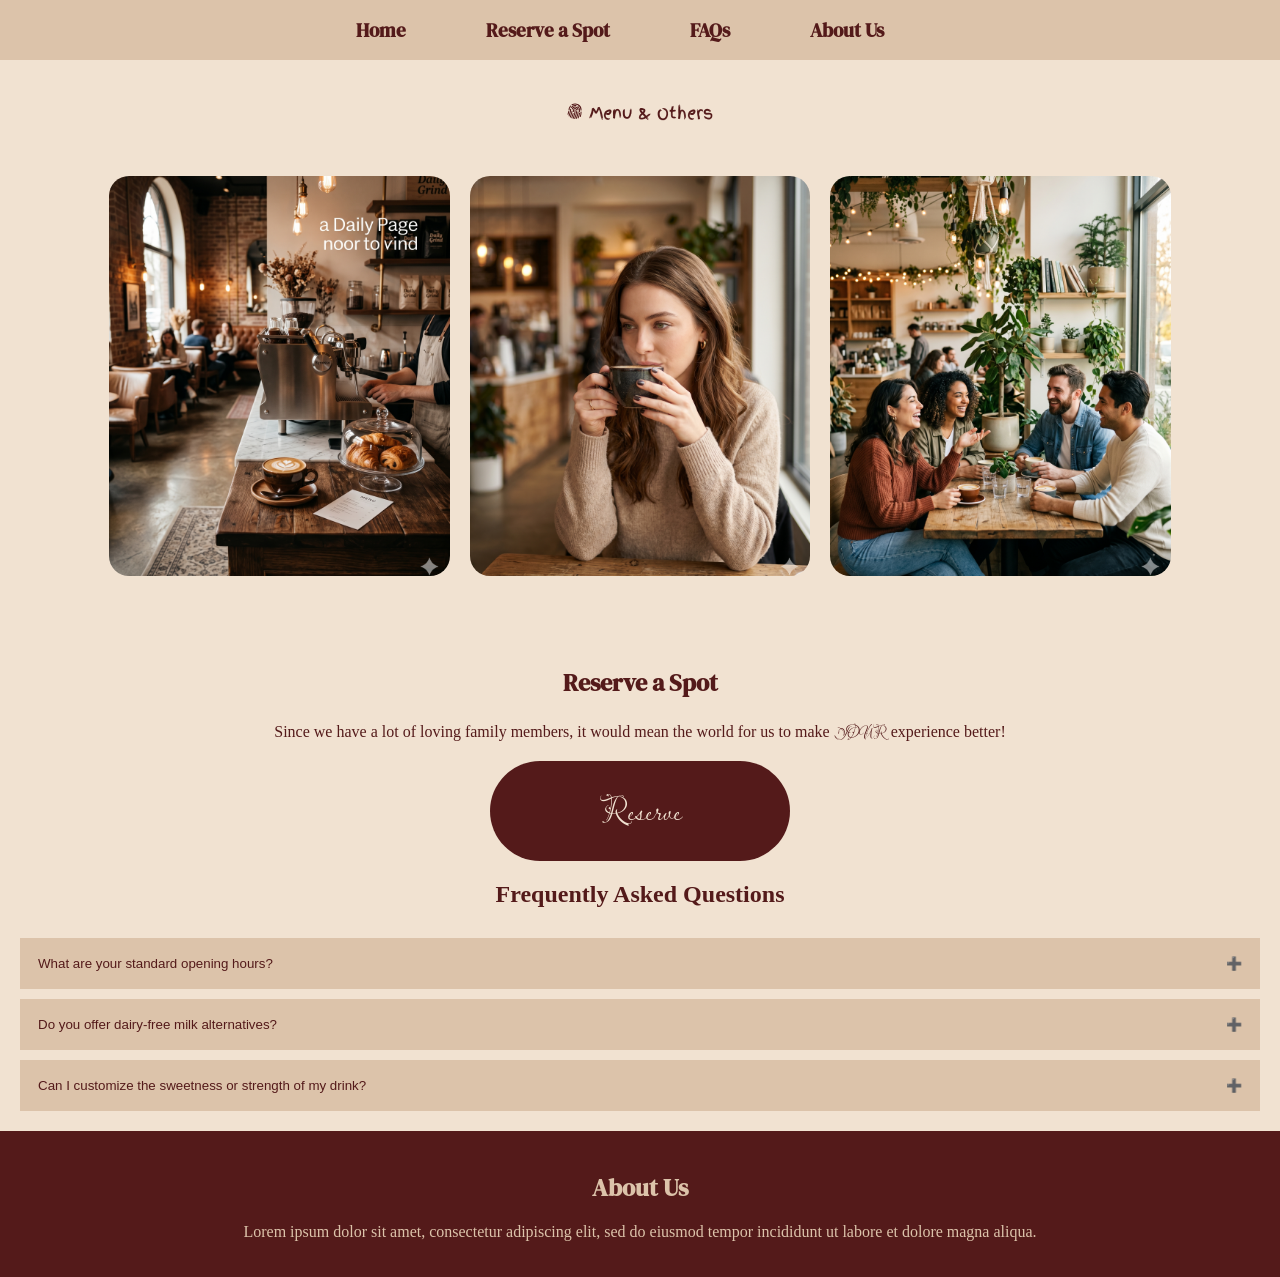
<file: index.html>
<!DOCTYPE html>
<html lang="en">
<head>
<meta charset="UTF-8">
<meta name="viewport" content="width=device-width, initial-scale=1.0">

<link rel="stylesheet" href="style.css">

<title>Coffee Cups</title>

<link rel="preconnect" href="https://fonts.googleapis.com">
<link rel="preconnect" href="https://fonts.gstatic.com" crossorigin>

<link href="https://fonts.googleapis.com/css2?family=DM+Serif+Display:ital@0;1&display=swap" rel="stylesheet">
<link href="https://fonts.googleapis.com/css2?family=Lavishly+Yours&display=swap" rel="stylesheet">
<link href="https://fonts.googleapis.com/css2?family=Finger+Paint&display=swap" rel="stylesheet">


</head>

<body>

<header>

    <nav class="headerItem">
        <a href="#" class="anchor">Home</a>
    </nav>

    <nav class="headerItem">
        <a href="#reserve" class="anchor">Reserve a Spot</a>
    </nav>

    <nav class="headerItem">
        <a href="#FAQs" class="anchor">FAQs</a>
    </nav>

    <nav class="headerItem">
        <a href="#About" class="anchor">About Us</a>
    </nav>

</header>

<button id="menu-toggle">

<svg xmlns="http://www.w3.org/2000/svg" width="16" height="16" fill="currentColor" class="bi bi-fingerprint" viewBox="0 0 16 16">
  <path d="M8.06 6.5a.5.5 0 0 1 .5.5v.776a11.5 11.5 0 0 1-.552 3.519l-1.331 4.14a.5.5 0 0 1-.952-.305l1.33-4.141a10.5 10.5 0 0 0 .504-3.213V7a.5.5 0 0 1 .5-.5Z"/>
  <path d="M6.06 7a2 2 0 1 1 4 0 .5.5 0 1 1-1 0 1 1 0 1 0-2 0v.332q0 .613-.066 1.221A.5.5 0 0 1 6 8.447q.06-.555.06-1.115zm3.509 1a.5.5 0 0 1 .487.513 11.5 11.5 0 0 1-.587 3.339l-1.266 3.8a.5.5 0 0 1-.949-.317l1.267-3.8a10.5 10.5 0 0 0 .535-3.048A.5.5 0 0 1 9.569 8m-3.356 2.115a.5.5 0 0 1 .33.626L5.24 14.939a.5.5 0 1 1-.955-.296l1.303-4.199a.5.5 0 0 1 .625-.329"/>
  <path d="M4.759 5.833A3.501 3.501 0 0 1 11.559 7a.5.5 0 0 1-1 0 2.5 2.5 0 0 0-4.857-.833.5.5 0 1 1-.943-.334m.3 1.67a.5.5 0 0 1 .449.546 10.7 10.7 0 0 1-.4 2.031l-1.222 4.072a.5.5 0 1 1-.958-.287L4.15 9.793a9.7 9.7 0 0 0 .363-1.842.5.5 0 0 1 .546-.449Zm6 .647a.5.5 0 0 1 .5.5c0 1.28-.213 2.552-.632 3.762l-1.09 3.145a.5.5 0 0 1-.944-.327l1.089-3.145c.382-1.105.578-2.266.578-3.435a.5.5 0 0 1 .5-.5Z"/>
  <path d="M3.902 4.222a5 5 0 0 1 5.202-2.113.5.5 0 0 1-.208.979 4 4 0 0 0-4.163 1.69.5.5 0 0 1-.831-.556m6.72-.955a.5.5 0 0 1 .705-.052A4.99 4.99 0 0 1 13.059 7v1.5a.5.5 0 1 1-1 0V7a3.99 3.99 0 0 0-1.386-3.028.5.5 0 0 1-.051-.705M3.68 5.842a.5.5 0 0 1 .422.568q-.044.289-.044.59c0 .71-.1 1.417-.298 2.1l-1.14 3.923a.5.5 0 1 1-.96-.279L2.8 8.821A6.5 6.5 0 0 0 3.058 7q0-.375.054-.736a.5.5 0 0 1 .568-.422m8.882 3.66a.5.5 0 0 1 .456.54c-.084 1-.298 1.986-.64 2.934l-.744 2.068a.5.5 0 0 1-.941-.338l.745-2.07a10.5 10.5 0 0 0 .584-2.678.5.5 0 0 1 .54-.456"/>
  <path d="M4.81 1.37A6.5 6.5 0 0 1 14.56 7a.5.5 0 1 1-1 0 5.5 5.5 0 0 0-8.25-4.765.5.5 0 0 1-.5-.865m-.89 1.257a.5.5 0 0 1 .04.706A5.48 5.48 0 0 0 2.56 7a.5.5 0 0 1-1 0c0-1.664.626-3.184 1.655-4.333a.5.5 0 0 1 .706-.04ZM1.915 8.02a.5.5 0 0 1 .346.616l-.779 2.767a.5.5 0 1 1-.962-.27l.778-2.767a.5.5 0 0 1 .617-.346m12.15.481a.5.5 0 0 1 .49.51c-.03 1.499-.161 3.025-.727 4.533l-.07.187a.5.5 0 0 1-.936-.351l.07-.187c.506-1.35.634-2.74.663-4.202a.5.5 0 0 1 .51-.49"/>
</svg>

Menu & Others

</button>

<nav id="collapsible-menu">

<ul>
    <li><a href="menu.html">Menu</a></li>
    <li><a href="#About">About</a></li>
    <li>
        <button type="button" id="openModal">Services</button>
        <div class="modal" id="modal">
            <div class="modal-inner">
                <h2>Services</h2>
                    <p>We offer a refined café experience with premium coffee,
                    handcrafted beverages, freshly prepared desserts, 
                    and exceptional hospitality. Whether you're meeting friends, 
                    working, or enjoying a quiet moment, our elegant atmosphere and 
                     attentive service ensure a memorable visit every time.
                    </p>
                <button id="closeModal">Close</button>
            </div>
        </div>
    </li>
    <li>
    <button type="button" id="openContactModal">Contact Us</button>

    <div class="modal" id="contactModal">
        <div class="modal-inner">
            <h2>Contact Us</h2>

            <p>
                Phone: +962 79 025 6390<br>
                Email: info@charisma.com<br>
                Instagram: @charisma.cafe
            </p>

            <button id="closeContactModal">Close</button>
        </div>
    </div>
</li>
</ul>

</nav>

<section class="gallery">

<div class="grid-container">

    <img src="picture1.png">
    <img src="picture2.png">
    <img src="picture3.png">

</div>

</section>

<section class="card">

<div>

    <h1 id="reserve">Reserve a Spot</h1>

    <p>
        Since we have a lot of loving family members,
        it would mean the world for us to make
        <span id="your">YOUR</span>
        experience better!
    </p>

    <a href="reserve.html" style="text-decoration:none;"><button id="Reserve">Reserve</button></a>

</div>

<div>

    <h2 id="FAQs">Frequently Asked Questions</h2>

    <button class="accordion">
        What are your standard opening hours?
    </button>

    <div class="panel">
        <p>The standard operating hours are from 8AM to 12AM</p>
    </div>

    <button class="accordion">
        Do you offer dairy-free milk alternatives?
    </button>

    <div class="panel">
        <p>There are dairy-free alternatives to everything, obviously!</p>
    </div>

    <button class="accordion">
        Can I customize the sweetness or strength of my drink?
    </button>

    <div class="panel">
        <p>You can customize who makes your order too.</p>
    </div>

</div>

</section>

<footer>

<h2 id="About">About Us</h2>

<p>
Lorem ipsum dolor sit amet, consectetur adipiscing elit,
sed do eiusmod tempor incididunt ut labore et dolore magna aliqua.
</p>

</footer>

<script>

/* MENU TOGGLE */

const toggleBtn = document.getElementById('menu-toggle');
const menu = document.getElementById('collapsible-menu');

toggleBtn.addEventListener('click', () => {
    menu.classList.toggle('expanded');
});

/* FAQ ACCORDION */

document.addEventListener("DOMContentLoaded", () => {

    const accordions = document.querySelectorAll(".accordion");

    accordions.forEach(accordion => {

        accordion.addEventListener("click", function() {

            this.classList.toggle("active");

            const panel = this.nextElementSibling;

            if(panel.style.maxHeight){

                panel.style.maxHeight = null;

            }else{

                panel.style.maxHeight = panel.scrollHeight + "px";

            }

        });

    });

});

const openBtn = document.getElementById("openModal");
const closeBtn = document.getElementById("closeModal");
const modal = document.getElementById("modal");

openBtn.addEventListener("click", () => {
    modal.classList.add("open");
});
closeBtn.addEventListener("click", () => {
    modal.classList.remove("open");
});

const openContactBtn = document.getElementById("openContactModal");
const closeContactBtn = document.getElementById("closeContactModal");
const contactModal = document.getElementById("contactModal");

openContactBtn.addEventListener("click", () => {
    contactModal.classList.add("open");
});

closeContactBtn.addEventListener("click", () => {
    contactModal.classList.remove("open");
});

</script>

</body>
</html>
</file>
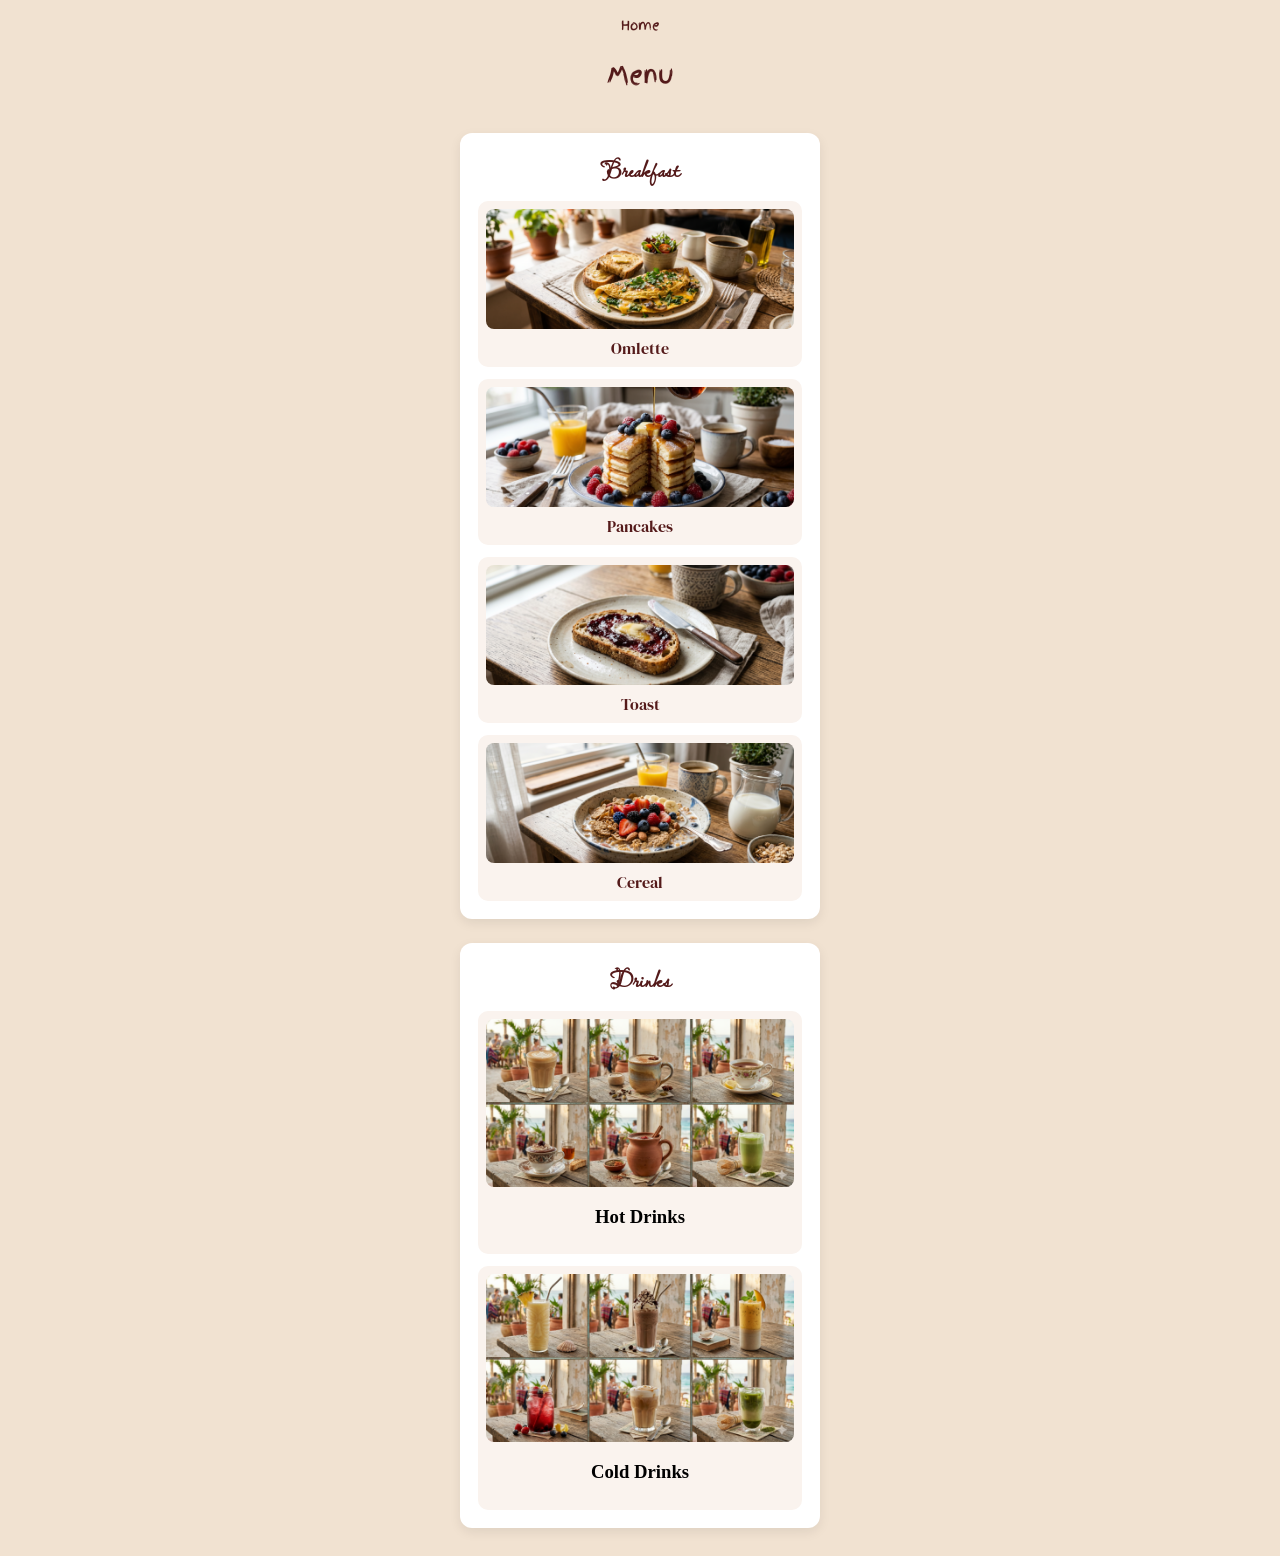
<file: menu.html>
<!DOCTYPE html>
<html lang="en">
<head>
    <meta charset="UTF-8">
    <meta name="viewport" content="width=device-width, initial-scale=1.0">
    <title>Document</title>

    <link rel="preconnect" href="https://fonts.googleapis.com">
    <link rel="preconnect" href="https://fonts.gstatic.com" crossorigin>
    <link href="https://fonts.googleapis.com/css2?family=DM+Serif+Display:ital@0;1&display=swap" rel="stylesheet">

    <link rel="preconnect" href="https://fonts.googleapis.com">
    <link rel="preconnect" href="https://fonts.gstatic.com" crossorigin>
    <link href="https://fonts.googleapis.com/css2?family=Lavishly+Yours&display=swap" rel="stylesheet">

    <link rel="preconnect" href="https://fonts.googleapis.com">
    <link rel="preconnect" href="https://fonts.gstatic.com" crossorigin>
    <link href="https://fonts.googleapis.com/css2?family=Finger+Paint&display=swap" rel="stylesheet">
</head>
<style>
    body{
     background-color: #F1E2D1;
    }
    #MenuHeader{
     text-align: center;
     color: #541A1A;
     font-family: "Finger Paint", sans-serif;
     font-weight: 400;
     font-style: normal;
    }

    /* Menu layout */
        /* Menu layout */
    #menu{
     display:flex;
     gap:24px;
     justify-content:center;
     align-items:center;
     flex-direction:column;
     padding:20px;
    }

        .big-card{
     background:#fff;
     border-radius:12px;
     padding:18px;
     box-shadow:0 4px 12px rgba(0,0,0,0.08);
     width:360px;
     box-sizing:border-box;
     display:flex;
     flex-direction:column;
     justify-content:flex-start;
     align-self:auto;
     min-height:0;
     transition: background-color 0.2s ease;
    }

    .big-card:hover{
        background-color: #ffc4a1;
    }

    

        /* make the Drinks card size to its own content instead of stretching to match siblings */
    /* .big-card.drinks-card{
         align-self:flex-start;
    } */
    .big-card h2{
     margin:0 0 12px;
     font-family:"Lavishly Yours", cursive;
     font-size:24px;
     color:#541A1A;
     text-align:center;
    }

    .small-cards{
     display:grid;
     grid-template-columns:1fr;
     gap:12px;
    }
    .food-card{
     background:#FAF3EE;
     border-radius:10px;
     padding:8px;
     text-align:center;
     transition: transform .2s ease, border-color .2s ease; 
    }
    .food-card:hover{
        transform: translateY(-10px);
    }
    .food-card img{
     width:100%;
     height:120px;
     object-fit:cover;
     border-radius:8px;
     display:block;
    }
    .food-title{
     margin-top:8px;
     font-family:"DM Serif Display", serif;
     color:#541A1A;
     font-size:16px;
    }

    .drinks-inner{
        display:flex;
        flex-direction:column;
        gap:12px;
    }
        .drink-section h3{
        margin:0 0 8px;
        font-family:"DM Serif Display", serif;
        color:#541A1A;
        text-align:center;
        font-size:18px;
        }
        .drink-grid{
        display:grid;
        grid-template-columns:1fr;
        gap:12px;
        }
        .drink-card{
        background:#FAF3EE;
        border-radius:10px;
        padding:8px;
        text-align:center;
        display:flex;
        flex-direction:column;
        align-items:center;
        transition: transform .2s ease, border-color .2s ease; 
        }
        .drink-card:hover{
            transform: translateY(-10px);
        }
        .drink-card img{
        width:100%;
        object-fit:cover;
        border-radius:8px;
        display:block;
        }
        .drink-title{
        margin-top:8px;
        font-family:"DM Serif Display", serif;
        color:#541A1A;
        font-size:16px;
        }

        #home{
        font-family: "Finger Paint", sans-serif;
        font-weight: 400;
        font-style: normal;
        background-color: rgba(0,0,0,0);
        border-color: rgba(0,0,0,0);
        display: block;
        width: fit-content;
        margin: 12px auto;
        }
        #home a{
            text-decoration: none;
            color: #541A1A;
        }

    @media (max-width:760px){
     .big-card{ width:100%; }
     .small-cards{ grid-template-columns:1fr; }
     .drink-grid{ grid-template-columns:1fr; }
    }
</style>
<body>
    
    <button id="home">
        <a href="index.html">Home</a>
    </button>

    <section>
        <h1 id="MenuHeader">Menu</h1>
        <div id="menu">
            <div class="big-card">
                <h2>Breakfast</h2>
                <div class="small-cards">
                    <div class="food-card">
                        <img src="omelette.png" alt="Omlette">
                        <div class="food-title">Omlette</div>
                    </div>
                    <div class="food-card">
                        <img src="pancakes.png" alt="Pancakes">
                        <div class="food-title">Pancakes</div>
                    </div>
                    <div class="food-card">
                        <img src="toast.png" alt="Toast">
                        <div class="food-title">Toast</div>
                    </div>
                    <div class="food-card">
                        <img src="cereal.png" alt="Cereal">
                        <div class="food-title">Cereal</div>
                    </div>
                </div>
            </div>
        
        <div class="big-card drinks-card">
            <h2>Drinks</h2>
            <div class="drinks-inner">
                <div class="drink-card">
                    <img src="hot-drink.png" alt="Hot Drinks">
                    <h3>Hot Drinks</h3>
                </div>
                <div class="drink-card">
                    <img src="cold-drink.png" alt="Cold Drinks">
                    <h3>Cold Drinks</h3>
                </div>
            </div>
        </div>
       </div>
    </section>
</body>
</html>
</file>
<file: style.css>
html{
    scroll-behavior:smooth;
}

body{
    background-color:#F1E2D1;
    margin:0;
    padding:0;
}

/* HEADER */

header{
    width:100%;
    display:flex;
    justify-content:center;
    align-items:center;
    gap:40px;
    background-color:#DCC3AA;
    position:fixed;
    top:0;
    height:60px;
    z-index:1000;
    font-family:"DM Serif Display", serif;
}

.headerItem{
    margin-right:40px;
}

.anchor{
    color:#541A1A;
    text-decoration:none;
    font-size:larger;
    font-weight:600;
    transition:0.2s ease;
    display:inline-block;
}


.anchor:hover{
    color:#b48e67;
    transform:translateY(-3px);
}

/* MENU TOGGLE */

#menu-toggle{
    display:block;
    margin:100px auto 0 auto;
    width:max-content;
    color:#541A1A;
    background-color:transparent;
    border:none;
    font-family:"Finger Paint", sans-serif;
    font-size:1rem;
    cursor:pointer;
}

#menu-toggle:hover{
    color:#b48e67;
}

#collapsible-menu{
    max-height:0;
    overflow:hidden;
    transition:max-height 0.3s ease-out;
    background-color:#DCC3AA;
    width:100%;
}

#collapsible-menu.expanded{
    max-height:200px;
}

#collapsible-menu ul{
    list-style:none;
    margin:0;
    padding:0;
}

#collapsible-menu li a{
    font-family: 'Times New Roman', Times, serif;
    display:block;
    padding:12px 16px;
    text-decoration:none;
    color:black;
}

#collapsible-menu li a:hover{
    background-color:#541A1A;
    color:#DCC3AA;
}

/* GALLERY */

.gallery{
    padding:50px;
}

.grid-container{
    width:90%;
    max-width:1200px;
    margin:auto;

    display:grid;
    grid-template-columns:repeat(3,1fr);

    gap:20px;
}

.grid-container img{
    width:100%;
    height:400px;
    object-fit:cover;
    border-radius:20px;
    transition:0.2s ease;
}

.grid-container img:hover{
    transform:translateY(-10px);
}

/* CARD */

.card{
    text-align:center;
    color:#541A1A;
    padding:20px;
}

.card h1{
    font-family:"DM Serif Display", serif;
}

#your{
    font-family:"Lavishly Yours", cursive;
}

/* RESERVE BUTTON */

#Reserve{
    background-color:#541A1A;
    color:#F1E2D1;
    border:none;
    border-radius:50px;
    width:300px;
    height:100px;
    font-family:"Lavishly Yours", cursive;
    font-size:2rem;
    transition:0.2s ease;
    cursor:pointer;
}

#Reserve a {
    color: #F1E2D1;
}
#Reserve:hover{
    background-color:#633535;
    transform:translateY(-5px);
}

#Reserve:active{
    filter:brightness(0.5);
}

/* FAQ */

.accordion{
    text-align:left;
    background-color:#DCC3AA;
    color:#541A1A;
    cursor:pointer;
    padding:18px;
    width:100%;
    border:none;
    outline:none;
    transition:0.4s;
    margin-top:10px;
}

.accordion:hover{
    background-color:#cbb095;
}

.accordion:after{
    content:'\02795';
    font-size:13px;
    float:right;
}

.active:after{
    content:"\2796";
}

.panel{
    padding:0 18px;
    background-color:#DCC3AA;
    max-height:0;
    overflow:hidden;
    transition:max-height 0.3s ease-out;
}

.panel p{
    margin:0;
    padding:14px 0;
}

/* FOOTER */

footer{
    color: #DCC3AA;
    background-color: #541A1A;
    width: 100%;
    padding: 20px;
    text-align: center;
    box-sizing:border-box;
}


#About{
    font-family:"DM Serif Display", serif;
}

.modal{
    background-color: rgba(0,0,0,0.3);
    opacity: 0;
    position: fixed;
    top: 0;
    left: 0;
    right: 0;
    bottom: 0;
    transition: all 0.3 ease-in-out;
    z-index: -1;

    display: flex;
    align-items: center;
    justify-content: center;
}
.modal.open{
    opacity: 1;
    z-index: 999;
}

.modal-inner{
    background-color: #DCC3AA;
    border-radius: 50px;
    box-shadow: 0 1px 4px rgba(0,0,0,0.3);
    padding: 15px 25px;
    text-align: center;
    width: 380px;
}

.modal-inner h2{
    color: #541A1A;
    margin:0;
    font-family:"Lavishly Yours", cursive;

}

.modal-inner p{
    font-family: system-ui, -apple-system, BlinkMacSystemFont, 'Segoe UI', Roboto, Oxygen, Ubuntu, Cantarell, 'Open Sans', 'Helvetica Neue', sans-serif;
    line-height:24px;
    margin: 10px 0;
}

#openModal{
    font-family: 'Times New Roman', Times, serif;
    font-size: 1rem;
    text-align: left;
    display: inline-block;
    width: 100%;
    background-color:#DCC3AA;
    border-color: rgba(0, 0, 0, 0);
    padding:10px 10px ;
}
#openModal:hover{
    background-color: #541A1A;
    color: #cbb095;
    
}

#openContactModal{
    font-family: 'Times New Roman', Times, serif;
    font-size: 1rem;
    text-align: left;
    display: inline-block;
    width: 100%;
    background-color:#DCC3AA;
    border-color: rgba(0, 0, 0, 0);
    padding:10px 10px ;
}
#openContactModal:hover{
    background-color: #541A1A;
    color: #cbb095;
}
#closeContactModal{
    background-color: #541A1A;
    border-radius: 50px;
    color: #F1E2D1;
    border-color: rgba(0, 0, 0, 0);
}
#closeModal{
    background-color: #541A1A;
    border-radius: 50px;
    color: #F1E2D1;
    border-color: rgba(0, 0, 0, 0);

}

/* TABLET */

@media (max-width:1024px){

    .grid-container{
        grid-template-columns:repeat(2,1fr);
    }

}

/* MOBILE */

@media (max-width:600px){

    header{
        display:flex;
        justify-content:center;
        align-items:center;
    }

    /* Hide all header items */
    header .headerItem{
        display:none;
    }

    /* Show only Reserve */
    header .headerItem:nth-child(2){
        display:block;
        margin:0;
    }

    #menu-toggle{
        display:block;
        margin:100px auto 0 auto;
        text-align:center;
    }

    .gallery{
        padding:20px;
    }

    .grid-container{
        grid-template-columns:1fr;
    }

    .grid-container img{
        height:auto;
    }

    #Reserve{
        width:220px;
        height:80px;
        font-size:1.5rem;
    }

}
</file>
